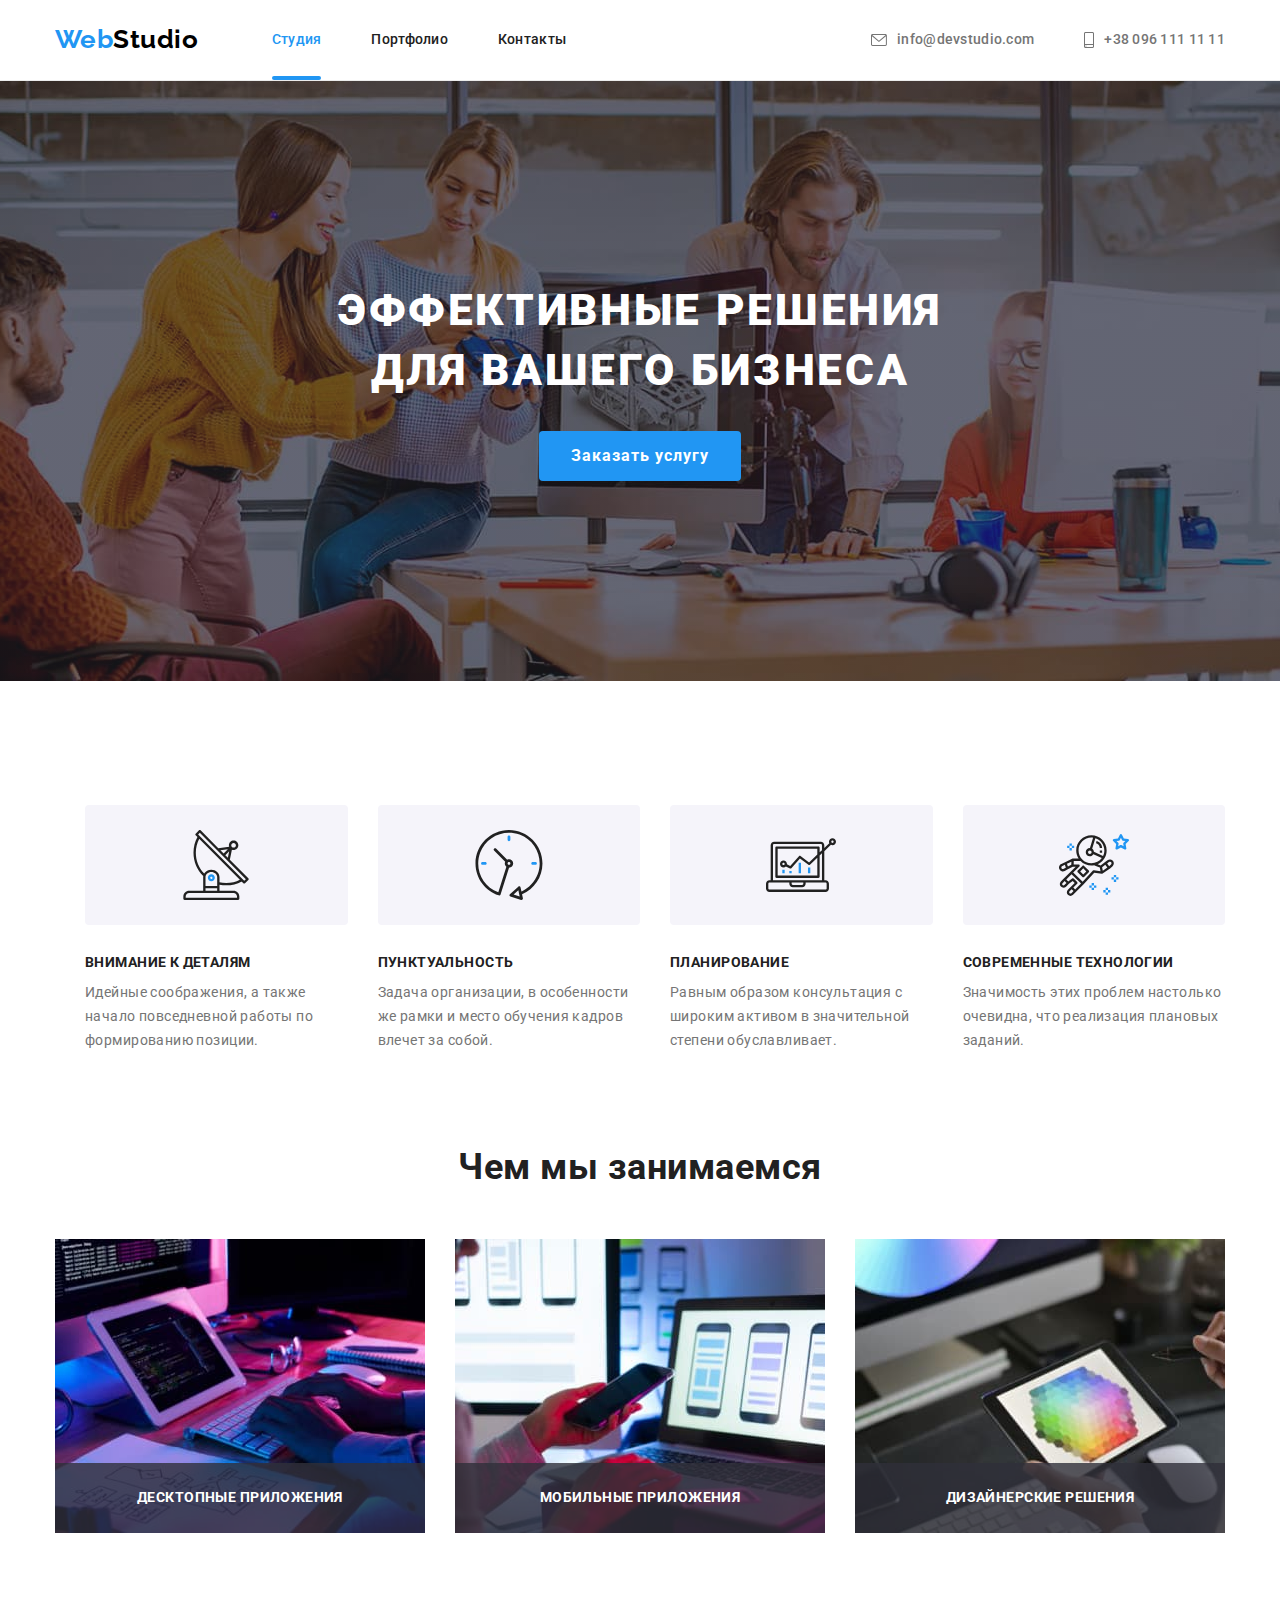
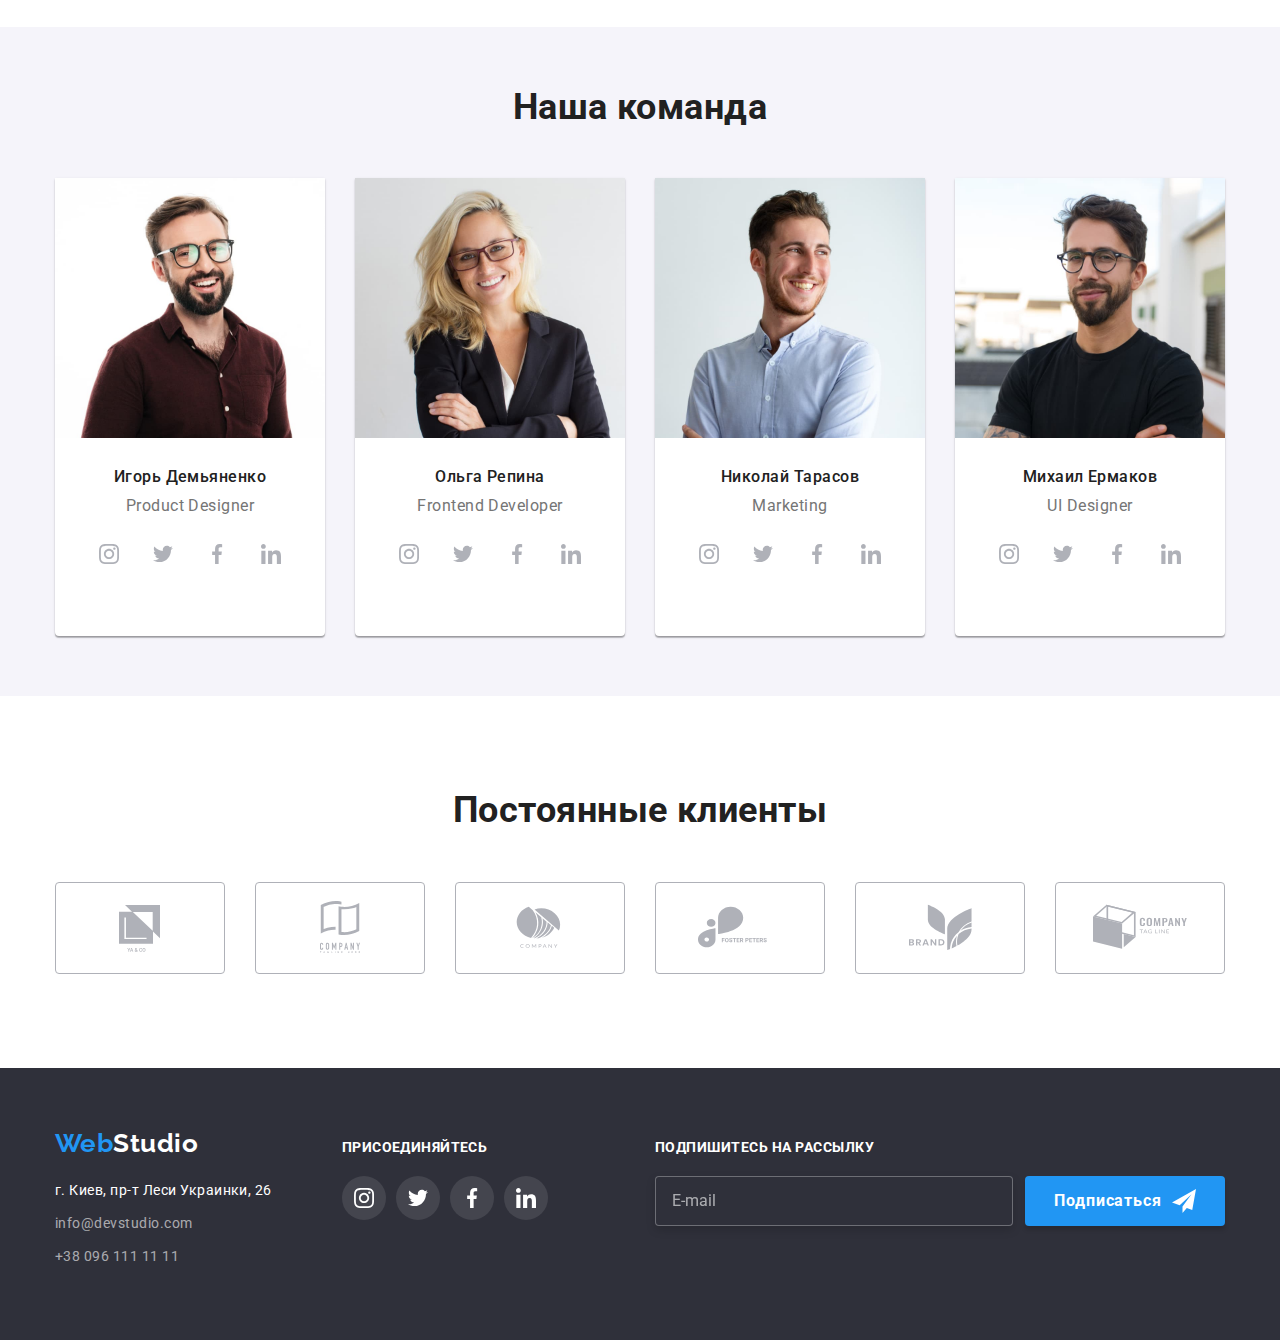
<file: index.html>
<!DOCTYPE html>
<html lang="ru">
<head>
    <meta charset="UTF-8">
    <meta http-equiv="X-UA-Compatible" content="IE=edge">
    <meta name="viewport" content="width=device-width, initial-scale=1.0">
    <title>WebStudio</title>
    <link rel="preconnect" href="https://fonts.googleapis.com">
    <link rel="preconnect" href="https://fonts.gstatic.com" crossorigin>
    <link href="https://fonts.googleapis.com/css2?family=Raleway:wght@700&family=Roboto:wght@400;500;700;900&display=swap"
        rel="stylesheet">
        <link rel="stylesheet" href="https://cdnjs.cloudflare.com/ajax/libs/modern-normalize/1.1.0/modern-normalize.min.css">
    <link rel="stylesheet" href="./css/main.min.css">
</head>
<body>
    <header class="header">
        <div class="header__container nav">
            <a href="#" class="logo">
                <span class="logo__start">Web</span><span class="logo__end">Studio</span>
            </a>
            <button type="button" class="menu-mobile-button" aria-expanded="false" aria-controls="menu-container" data-menu-open>
                <svg class="menu-mobile-svg" aria-label="Открытие мобильного меню">
                    <use class="icon-mobile-open" href="./images/icons.svg#icon-burger"></use>
                </svg>
            </button>
            <div class="menu-container" id="menu-container" data-menu>
                <div class="menu-mobile-container">
                    <button type="button" class="menu-container-button" aria-expanded="false" aria-controls="menu-container" data-menu-close>
                        <svg class="menu-container-svg" aria-label="Закрытие мобильного меню">
                            <use class="icon-mobile-close" href="./images/icons.svg#close-burger"></use>
                        </svg>
                    </button>
                    <nav class="nav">
                        <ul class="nav__list">
                            <li class="nav__item">
                                <a href="#" class="nav__link nav__link--current">Студия</a>
                            </li>
                            <li class="nav__item">
                                <a href="./portfolio.html" class="nav__link">Портфолио</a>
                            </li>
                            <li class="nav__item">
                                <a href="#" class="nav__link">Контакты</a>
                            </li>
                        </ul>
                    </nav>
                    <ul class="contacts">
                        <li class="contacts__item">
                            <a href="mailto:info@devstudio.com" class="contacts__link email-link">
                                <svg class="contacts__icon" width="16" height="12">
                                    <use href="./images/icons.svg#icon-envelope"></use>
                                </svg>
                                info@devstudio.com
                            </a>
                        </li>
                        <li class="contacts__item">
                            <a href="tel:+380961111111" class="contacts__link tell-link">
                                <svg class="contacts__icon" width="10" height="16">
                                    <use href="./images/icons.svg#icon-smartphone"></use>
                                </svg>
                                +38 096 111 11 11
                            </a>
                        </li>
                    </ul>
                    <ul class="social-networks">
                        <li class="social-networks__item">
                            <a href="#" class="social-networks__link">Instagram</a>
                        </li>
                        <li class="social-networks__item">
                            <a href="#" class="social-networks__link">Twitter</a>
                        </li>
                        <li class="social-networks__item">
                            <a href="#" class="social-networks__link">Facebook</a>
                        </li>
                        <li class="social-networks__item">
                            <a href="#" class="social-networks__link">LinkedIn</a>
                        </li>
                    </ul>
                </div>
            </div>
        </div>
    </header>

    <main>
        <section class="hero">
            <h1 class="hero__title">Эффективные решения<br>для вашего бизнеса</h1>
            <button type="button" class="main-button" data-modal-open>Заказать услугу</button>
        </section>
        
            <section class="feature">
                <div class="feature__wrap">
                    <h2 class="feature__title">Преимущества</h2>
                    <ul class="feature__list">
                        <li class="feature__item">
                            <div class="feature__icon">
                                <svg class="feature__svg">
                                    <use href="./images/icons.svg#icon-antenna"></use>
                                </svg>
                            </div>
                            <h3 class="feature__subtitle">Внимание к деталям</h3>
                            <p class="feature__text">Идейные соображения, а также начало повседневной работы по формированию позиции.</p>
                        </li>
                        <li class="feature__item">
                            <div class="feature__icon">
                                <svg class="feature__svg">
                                    <use href="./images/icons.svg#icon-clock"></use>
                                </svg>
                            </div>
                            <h3 class="feature__subtitle">Пунктуальность</h3>
                            <p class="feature__text">Задача организации, в особенности же рамки и место обучения кадров влечет за собой.</p>
                        </li>
                        <li class="feature__item">
                            <div class="feature__icon">
                                <svg class="feature__svg">
                                    <use href="./images/icons.svg#icon-diagram"></use>
                                </svg>
                            </div>
                            <h3 class="feature__subtitle">Планирование</h3>
                            <p class="feature__text">Равным образом консультация с широким активом в значительной степени обуславливает.</p>
                        </li>
                        <li class="feature__item">
                            <div class="feature__icon">
                                <svg class="feature__svg">
                                    <use href="./images/icons.svg#icon-astronaut"></use>
                                </svg>
                            </div>
                            <h3 class="feature__subtitle">Современные технологии</h3>
                            <p class="feature__text">Значимость этих проблем настолько очевидна, что реализация плановых заданий.</p>
                        </li>
                    </ul>
                </div>
            </section>
        
            <section class="works">
                <div class="works__wrap">
                    <h2 class="works__title">Чем мы занимаемся</h2>
                    <ul class="works__list">
                        <li class="works__img">
                            <img srcset="./images/box1.jpg 1x, ./images/desktop/work-section/DesktopApp@2x.jpg 2x" src="./images/box1.jpg" width="370" alt="Работаем с ПК">
                            <p class="works__descrp">Десктопные приложения</p>
                        </li>
                        <li class="works__img">
                            <img srcset="./images/box2.jpg 1x, ./images/desktop/work-section/MobileApp@2x.jpg 2x" src="./images/box2.jpg" width="370" alt="Работаем с смартфона">
                            <p class="works__descrp">Мобильные приложения</p>
                        </li>
                        <li class="works__img">
                            <img srcset="./images/box3.jpg 1x, ./images/desktop/work-section/DesignApp@2x.jpg 2x" src="./images/box3.jpg" width="370" alt="Работаем с графикой">
                            <p class="works__descrp">Дизайнерские решения</p>
                        </li>
                    </ul>
                </div>
            </section>
        
            <section class="team">
                <div class="team__wrap">
                    <h2 class="team__title">Наша команда</h2>
                    <ul class="team-members">
                        <li class="team-members__card">
                            <div class="team-members__picture">
                                <picture>
                                    <source srcset="./images/img.jpg 1x, ./images/desktop/team-section/Designer270@2x.jpg 2x"
                                    media="(min-width: 1200px)">
                                    
                                    <source srcset="./images/tablet/team-section/Designer354.jpg 1x, ./images/tablet/team-section/Designer354@2x.jpg 2x"
                                    media="(min-width: 768px) and (max-width: 1199px)">

                                    <source srcset="./images/mobile/team-section/Designer450.jpg 1x, ./images/mobile/team-section/Designer450@2x.jpg 2x"
                                    media="(max-width: 767px)">

                                    <img src="./images/mobile/team-section/Designer450.jpg" alt="Игорь Демьяненко">
                                </picture>
                            </div>
                            <div class="team-members__content">
                                <h3 class="team-members__name">Игорь Демьяненко</h3>
                                <p class="team-members__position">Product Designer</p>
                                <ul class="social">
                                    <li class="social__list">
                                        <a href="#" class="social__link">
                                            <svg class="social__icon">
                                                <use href="./images/icons.svg#icon-instagram"></use>
                                            </svg>
                                        </a>
                                    </li>
                                    <li class="social__list">
                                        <a href="#" class="social__link">
                                            <svg class="social__icon">
                                                <use href="./images/icons.svg#icon-twitter"></use>
                                            </svg>
                                        </a>
                                    </li>
                                    <li class="social__list">
                                        <a href="#" class="social__link">
                                            <svg class="social__icon">
                                                <use href="./images/icons.svg#icon-facebook"></use>
                                            </svg>
                                        </a>
                                    </li>
                                    <li class="social__list">
                                        <a href="#" class="social__link">
                                            <svg class="social__icon">
                                                <use href="./images/icons.svg#icon-linkedin"></use>
                                            </svg>
                                        </a>
                                    </li>
                                </ul>
                            </div>
                        </li>
                        <li class="team-members__card">
                            <div class="team-members__picture">
                                <picture>
                                    <source srcset="./images/img2.jpg 1x, ./images/desktop/team-section/Developer270@2x.jpg 2x"
                                        media="(min-width: 1200px)">
                            
                                    <source
                                        srcset="./images/tablet/team-section/Developer354.jpg 1x, ./images/tablet/team-section/Developer354@2x.jpg 2x"
                                        media="(min-width: 768px) and (max-width: 1199px)">
                            
                                    <source
                                        srcset="./images/mobile/team-section/Developer450.jpg 1x, ./images/mobile/team-section/Developer450@2x.jpg 2x"
                                        media="(max-width: 767px)">
                            
                                    <img src="./images/mobile/team-section/Developer450.jpg" alt="Ольга Репина">
                                </picture>
                            </div>
                            <div class="team-members__content">
                                <h3 class="team-members__name">Ольга Репина</h3>
                                <p class="team-members__position">Frontend Developer</p>
                                <ul class="social">
                                    <li class="social__list">
                                        <a href="#" class="social__link">
                                            <svg class="social__icon">
                                                <use href="./images/icons.svg#icon-instagram"></use>
                                            </svg>
                                        </a>
                                    </li>
                                    <li class="social__list">
                                        <a href="#" class="social__link">
                                            <svg class="social__icon">
                                                <use href="./images/icons.svg#icon-twitter"></use>
                                            </svg>
                                        </a>
                                    </li>
                                    <li class="social__list">
                                        <a href="#" class="social__link">
                                            <svg class="social__icon">
                                                <use href="./images/icons.svg#icon-facebook"></use>
                                            </svg>
                                        </a>
                                    </li>
                                    <li class="social__list">
                                        <a href="#" class="social__link">
                                            <svg class="social__icon">
                                                <use href="./images/icons.svg#icon-linkedin"></use>
                                            </svg>
                                        </a>
                                    </li>
                                </ul>
                            </div>
                        </li>
                        <li class="team-members__card">
                            <div class="team-members__picture">
                                <picture>
                                    <source srcset="./images/img3.jpg 1x, ./images/desktop/team-section/Marketing270@2x.jpg 2x"
                                        media="(min-width: 1200px)">
                            
                                    <source
                                        srcset="./images/tablet/team-section/Marketing354.jpg 1x, ./images/tablet/team-section/Marketing354@2x.jpg 2x"
                                        media="(min-width: 768px) and (max-width: 1199px)">
                            
                                    <source
                                        srcset="./images/mobile/team-section/Marketing450.jpg 1x, ./images/mobile/team-section/Marketing450@2x.jpg 2x"
                                        media="(max-width: 767px)">
                            
                                    <img src="./images/mobile/team-section/Marketing450.jpg" alt="Николай Тарасов">
                                </picture>
                            </div>
                            <div class="team-members__content">
                                <h3 class="team-members__name">Николай Тарасов</h3>
                                <p class="team-members__position">Marketing</p>
                                <ul class="social">
                                    <li class="social__list">
                                        <a href="#" class="social__link"> 
                                            <svg class="social__icon">
                                                <use href="./images/icons.svg#icon-instagram"></use>
                                            </svg>
                                        </a>
                                    </li>
                                    <li class="social__list">
                                        <a href="#" class="social__link">
                                            <svg class="social__icon">
                                                <use href="./images/icons.svg#icon-twitter"></use>
                                            </svg>
                                        </a>
                                    </li>
                                    <li class="social__list">
                                        <a href="#" class="social__link">
                                            <svg class="social__icon">
                                                <use href="./images/icons.svg#icon-facebook"></use>
                                            </svg>
                                        </a>
                                    </li>
                                    <li class="social__list">
                                        <a href="#" class="social__link">
                                            <svg class="social__icon">
                                                <use href="./images/icons.svg#icon-linkedin"></use>
                                            </svg>
                                        </a>
                                    </li>
                                </ul>
                            </div>
                        </li>
                        <li class="team-members__card">
                            <div class="team-members__picture">
                                <picture>
                                    <source srcset="./images/img4.jpg 1x, ./images/desktop/team-section/UIDesigner270@2x.jpg 2x"
                                        media="(min-width: 1200px)">
                            
                                    <source
                                        srcset="./images/tablet/team-section/UIDesigner354.jpg 1x, ./images/tablet/team-section/UIDesigner354@2x.jpg 2x"
                                        media="(min-width: 768px) and (max-width: 1199px)">
                            
                                    <source
                                        srcset="./images/mobile/team-section/UIDesigner450.jpg 1x, ./images/mobile/team-section/UIDesigner450@2x.jpg 2x"
                                        media="(max-width: 767px)">
                            
                                    <img src="./images/mobile/team-section/UIDesigner450.jpg" alt="Михаил Ермаков">
                                </picture>
                            </div>
                            <div class="team-members__content">
                                <h3 class="team-members__name">Михаил Ермаков</h3>
                                <p class="team-members__position">UI Designer</p>
                                <ul class="social">
                                    <li class="social__list">
                                        <a href="#" class="social__link">
                                            <svg class="social__icon">
                                                <use href="./images/icons.svg#icon-instagram"></use>
                                            </svg>
                                        </a>
                                    </li>
                                    <li class="social__list">
                                        <a href="#" class="social__link">
                                            <svg class="social__icon">
                                                <use href="./images/icons.svg#icon-twitter"></use>
                                            </svg>
                                        </a>
                                    </li>
                                    <li class="social__list">
                                        <a href="#" class="social__link">
                                            <svg class="social__icon">
                                                <use href="./images/icons.svg#icon-facebook"></use>
                                            </svg>
                                        </a>
                                    </li>
                                    <li class="social__list">
                                        <a href="#" class="social__link">
                                            <svg class="social__icon">
                                                <use href="./images/icons.svg#icon-linkedin"></use>
                                            </svg>
                                        </a>
                                    </li>
                                </ul>
                            </div>
                        </li>
                    </ul>
                </div>
            </section>

            <section class="clients">
                <div class="clients__wrap">
                    <h2 class="clients__title">Постоянные клиенты</h2>
                    <ul class="companies">
                        <li class="companies__card">
                            <a href="#" class="companies__link">
                                <svg class="companies__logo">
                                    <use href="./images/icons.svg#icon-logo1"></use>
                                </svg>
                            </a>
                        </li>
                        <li class="companies__card">
                            <a href="#" class="companies__link">
                                <svg class="companies__logo">
                                    <use href="./images/icons.svg#icon-logo2"></use>
                                </svg>
                            </a>
                        </li>
                        <li class="companies__card">
                            <a href="#" class="companies__link">
                                <svg class="companies__logo">
                                    <use href="./images/icons.svg#icon-logo3"></use>
                                </svg>
                            </a>
                        </li>
                        <li class="companies__card">
                            <a href="#" class="companies__link">
                                <svg class="companies__logo">
                                    <use href="./images/icons.svg#icon-logo4"></use>
                                </svg>
                            </a>
                        </li>
                        <li class="companies__card">
                            <a href="#" class="companies__link">
                                <svg class="companies__logo">
                                    <use href="./images/icons.svg#icon-logo5"></use>
                                </svg>
                            </a>
                        </li>
                        <li class="companies__card">
                            <a href="#" class="companies__link">
                                <svg class="companies__logo">
                                    <use href="./images/icons.svg#icon-logo6"></use>
                                </svg>
                            </a>
                        </li>
                    </ul>
                </div>
            </section>
    </main>
    
    <footer class="footer">
        <div class="footer__wrap">

            <div class="double-container">
                <div class="address">
                    <a href="#" class="logo-footer">
                        <span class="logo-footer__start">Web</span><span class="logo-footer__end">Studio</span>
                    </a>
                    <address>
                        <ul class="address__list">
                            <li class="address__item">
                                <a href="#" class="address__place">г. Киев, пр-т Леси Украинки, 26</a>
                            </li>
                            <li class="address__item">
                                <a href="mailto:info@devstudio.com " class="address__link">info@devstudio.com</a>
                            </li>
                            <li class="address__item">
                                <a href="tel:+380961111111" class="address__link">+38 096 111 11 11</a>
                            </li>
                        </ul>
                    </address>
                </div>

                <div class="join">
                    <p class="join__title">Присоединяйтесь</p>
                    <ul class="icon-list">
                        <li class="icon-list__item">
                            <a href="#" class="icon-list__link">
                                <svg class="icon-list__logo">
                                    <use href="./images/icons.svg#icon-instagram"></use>
                                </svg>
                            </a>
                        </li>
                        <li class="icon-list__item">
                            <a href="#" class="icon-list__link">
                                <svg class="icon-list__logo">
                                    <use href="./images/icons.svg#icon-twitter"></use>
                                </svg>
                            </a>
                        </li>
                        <li class="icon-list__item">
                            <a href="#" class="icon-list__link">
                                <svg class="icon-list__logo">
                                    <use href="./images/icons.svg#icon-facebook"></use>
                                </svg>
                            </a>
                        </li>
                        <li class="icon-list__item">
                            <a href="#" class="icon-list__link">
                                <svg class="icon-list__logo">
                                    <use href="./images/icons.svg#icon-linkedin"></use>
                                </svg>
                            </a>
                        </li>
                    </ul>
                </div>
            </div>
                
            <div class="subscribe">
                <p class="subscribe__title">Подпишитесь на рассылку</p>
                <form class="subscribe__form">
                    <label for="subscribe-email"></label>
                    <input class="subscribe__input" type="email" id="subscribe-email" name="subscribe-email" placeholder="E-mail">
                    <button class="subscribe__button" type="submit">
                        Подписаться
                        <svg class="subscribe__icon"> 
                            <use href="./images/icons.svg#icon-telegram"></use>
                        </svg>
                    </button>
                </form>
            </div>
        </div>
    </footer>

    <!-- Modal window -->

    <div class="backdrop is-hidden" data-modal>
        <div class="modal">
            <button type="button" class="modal-button-close" data-modal-close>
                <svg class="modal-button-close__icon">
                    <use href="./images/icons.svg#icon-close"></use>
                </svg>
            </button>
            
                <form class="modal-form" name="modal-form" autocomplete="on">
                    <p class="modal-form__title">Оставьте свои данные, мы вам перезвоним</p>
                <div class="modal-form__field">
                    <label class="modal-form__label" for="name-user">Имя</label>
                        <div class="modal-form__inner">
                            <input class="modal-form__input" id="name-user" type="text" name="name-user" required>
                            <svg class="modal-form__icon" aria-hidden="true">
                                <use href="./images/icons.svg#person-modal"></use>
                            </svg>
                        </div>
                    
                    <label class="modal-form__label" for="user-phone">Телефон</label>
                        <div class="modal-form__inner">
                            <input class="modal-form__input" id="user-phone" type="tel" name="user-phone" required>
                            <svg class="modal-form__icon" aria-hidden="true">
                                <use href="./images/icons.svg#phone-modal"></use>
                            </svg>
                        </div>
                
                    <label class="modal-form__label" for="user-email">Почта</label>
                        <div class="modal-form__inner">
                            <input class="modal-form__input" id="user-email" type="email" name="user-email" required>
                            <svg class="modal-form__icon" aria-hidden="true">
                                <use href="./images/icons.svg#email-modal"></use>
                            </svg>
                        </div>
                        
                        <label class="modal-form__label" for="user-comment">Комментарий</label>
                        <textarea class="modal-form__textarea" name="user-comment" id="user-comment" rows="3" placeholder="Введите текст"></textarea>
                </div>
                        <label class="checkbox" for="accept-terms">
                            <input class="checkbox__input checkbox__input--visually-hidden" type="checkbox" name="accept-terms" id="accept-terms" required>
                            Соглашаюсь с рассылкой и принимаю&nbsp;
                            <a href="#" class="checkbox__link">Условия договора</a>
                            <svg class="checkbox__check-icon">
                                <use href="./images/icons.svg#vector-check"></use>
                            </svg>
                            <svg class="checkbox__active-icon">
                                <use href="./images/icons.svg#icon-check"></use>
                            </svg>
                        </label>
                        <button class="modal-button-send" type="submit">Отправить</button>
                </form>
            </div>
        </div>
    </div>

    <script src="./js/menu-mobile.js"></script>
    <script src="./js/modal.js"></script>

</body>
</html>
</file>
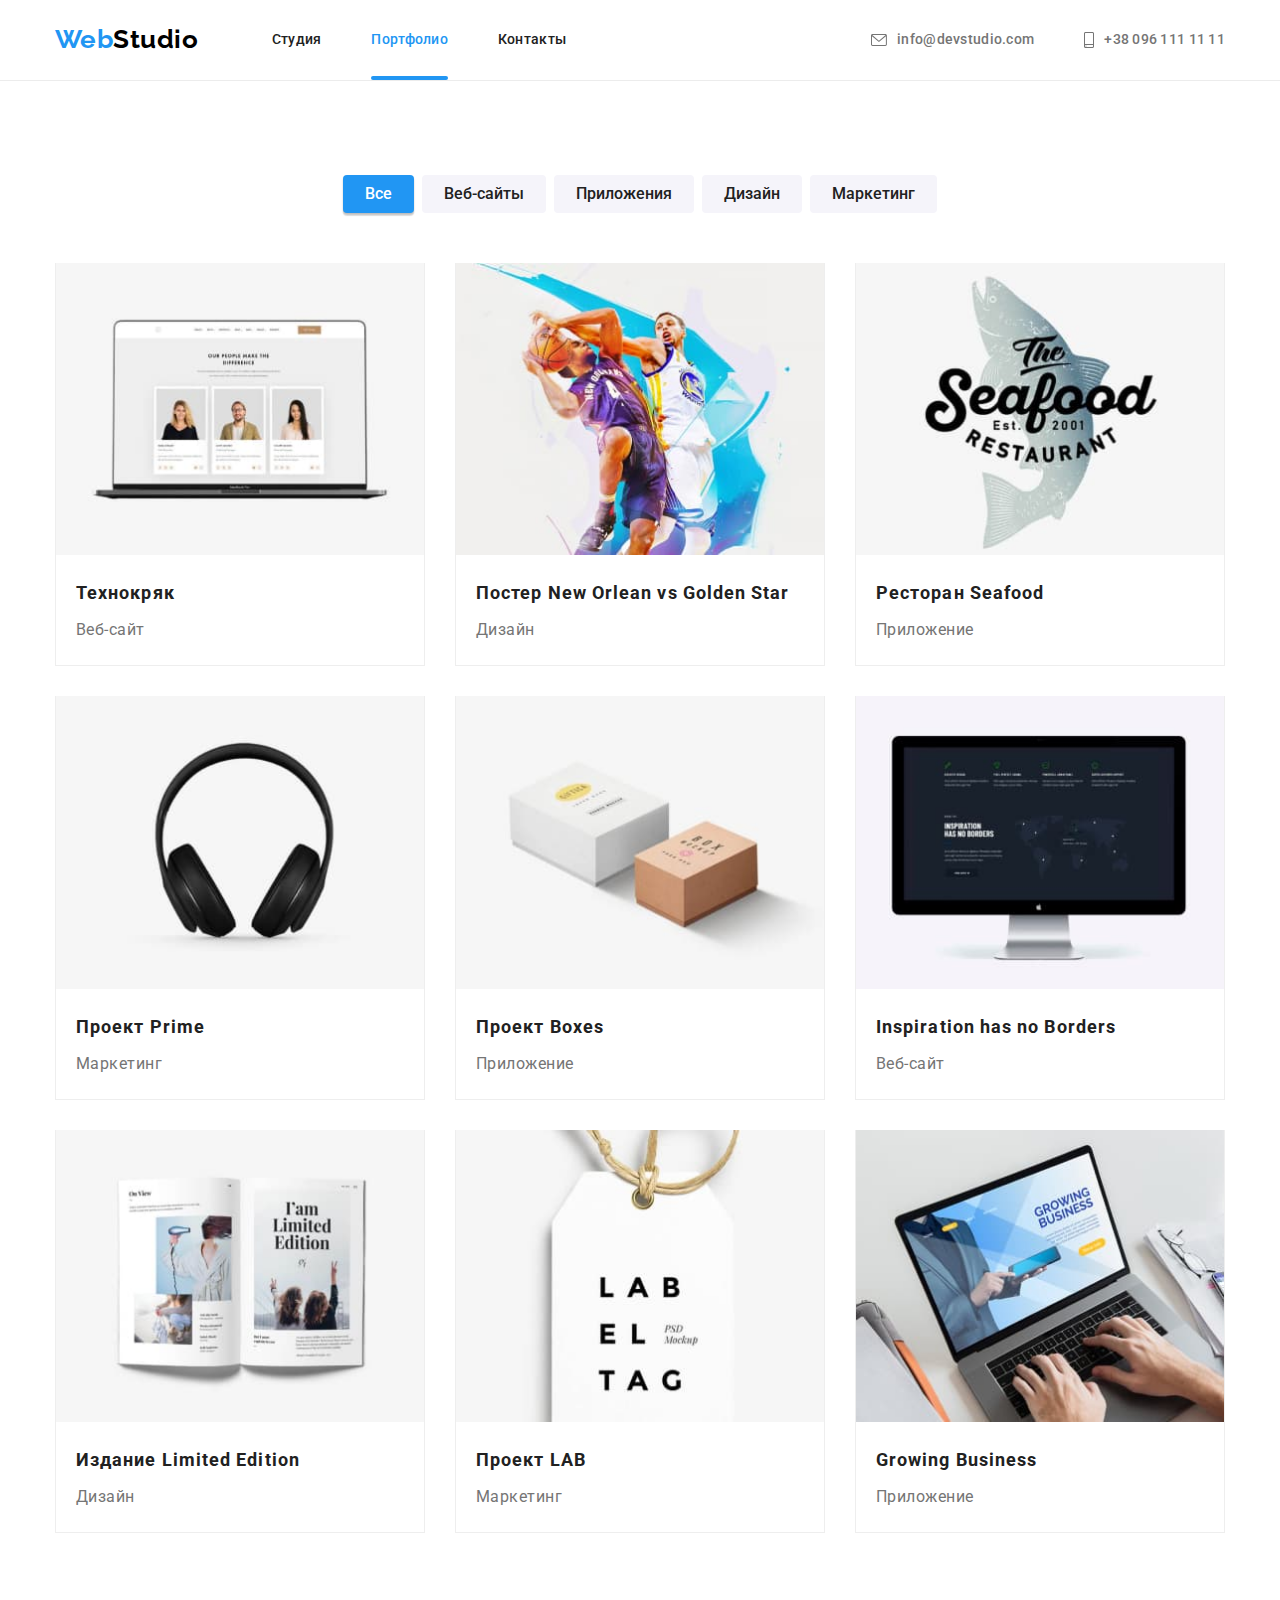
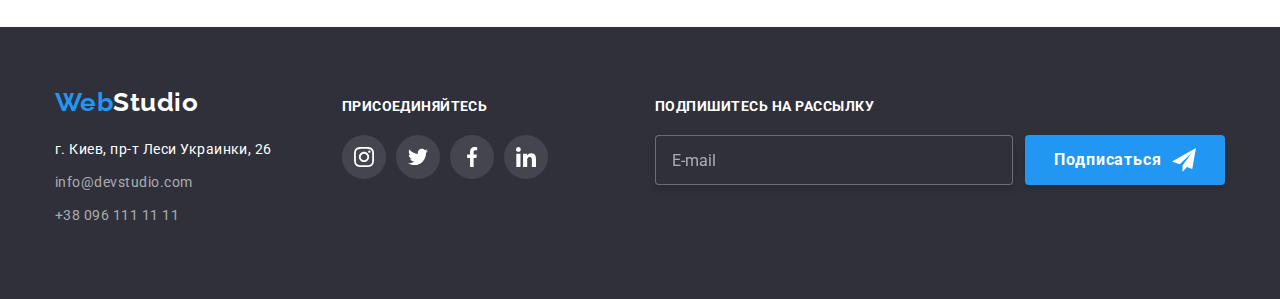
<file: portfolio.html>
<!DOCTYPE html>
<html lang="ru">
<head>
    <meta charset="UTF-8">
    <meta http-equiv="X-UA-Compatible" content="IE=edge">
    <meta name="viewport" content="width=device-width, initial-scale=1.0">
    <title>Portfolio</title>
    <link rel="preconnect" href="https://fonts.googleapis.com">
    <link rel="preconnect" href="https://fonts.gstatic.com" crossorigin>
    <link href="https://fonts.googleapis.com/css2?family=Raleway:wght@700&family=Roboto:wght@400;500;700;900&display=swap"
        rel="stylesheet">
        <link rel="stylesheet" href="https://cdnjs.cloudflare.com/ajax/libs/modern-normalize/1.1.0/modern-normalize.min.css">
    <link rel="stylesheet" href="./css/main.min.css">
</head>
<body>
    <header class="header">
        <div class="header__container nav">
            <a href="#" class="logo">
                <span class="logo__start">Web</span><span class="logo__end">Studio</span>
            </a>
            <button type="button" class="menu-mobile-button" aria-expanded="false" aria-controls="menu-container"
                data-menu-open>
                <svg class="menu-mobile-svg" aria-label="Открытие мобильного меню">
                    <use class="icon-mobile-open" href="./images/icons.svg#icon-burger"></use>
                </svg>
            </button>
            <div class="menu-container" id="menu-container" data-menu>
                <div class="menu-mobile-container">
                    <button type="button" class="menu-container-button" aria-expanded="false" aria-controls="menu-container"
                        data-menu-close>
                        <svg class="menu-container-svg" aria-label="Закрытие мобильного меню">
                            <use class="icon-mobile-close" href="./images/icons.svg#close-burger"></use>
                        </svg>
                    </button>
                    <nav class="nav">
                        <ul class="nav__list">
                            <li class="nav__item">
                                <a href="./index.html" class="nav__link nav__link">Студия</a>
                            </li>
                            <li class="nav__item">
                                <a href="#" class="nav__link nav__link--current">Портфолио</a>
                            </li>
                            <li class="nav__item">
                                <a href="#" class="nav__link">Контакты</a>
                            </li>
                        </ul>
                    </nav>
                    <ul class="contacts">
                        <li class="contacts__item">
                            <a href="mailto:info@devstudio.com" class="contacts__link email-link">
                                <svg class="contacts__icon" width="16" height="12">
                                    <use href="./images/icons.svg#icon-envelope"></use>
                                </svg>
                                info@devstudio.com
                            </a>
                        </li>
                        <li class="contacts__item">
                            <a href="tel:+380961111111" class="contacts__link tell-link">
                                <svg class="contacts__icon" width="10" height="16">
                                    <use href="./images/icons.svg#icon-smartphone"></use>
                                </svg>
                                +38 096 111 11 11
                            </a>
                        </li>
                    </ul>
                    <ul class="social-networks">
                        <li class="social-networks__item">
                            <a href="#" class="social-networks__link">Instagram</a>
                        </li>
                        <li class="social-networks__item">
                            <a href="#" class="social-networks__link">Twitter</a>
                        </li>
                        <li class="social-networks__item">
                            <a href="#" class="social-networks__link">Facebook</a>
                        </li>
                        <li class="social-networks__item">
                            <a href="#" class="social-networks__link">LinkedIn</a>
                        </li>
                    </ul>
                </div>
            </div>
        </div>
    </header>

    <main>
            <section class="portfolio">
                <div class="portfolio__wrap">
                    <h1 class="portfolio__title">Навигация</h1>
                    <ul class="portfolio-buttons">
                        <li class="portfolio-buttons__item">
                            <button type="button" class="portfolio-buttons__link portfolio-buttons__link--current">Все</button>
                        </li>
                        <li class="portfolio-buttons__item">
                            <button type="button" class="portfolio-buttons__link">Веб-сайты</button>
                        </li>
                        <li class="portfolio-buttons__item">
                            <button type="button" class="portfolio-buttons__link">Приложения</button>
                        </li>
                        <li class="portfolio-buttons__item">
                            <button type="button" class="portfolio-buttons__link">Дизайн</button>
                        </li>
                        <li class="portfolio-buttons__item">
                            <button type="button" class="portfolio-buttons__link">Маркетинг</button>
                        </li>
                    </ul>
                    
                    <ul class="portfolio-gallery">
                        <li class="portfolio-gallery__item">
                            <a href="#" class="portfolio-gallery__link">
                                <div class="portfolio-gallery__thumb">
                                    <picture>
                                        <source srcset="./images/project1.jpg 1x, ./images/desktop/portf-gallery/Технокряк370@2x.jpg 2x"
                                            media="(min-width: 1200px)">
                                        
                                        <source srcset="./images/tablet/portf-gallery/Технокряк354.jpg 1x, ./images/tablet/portf-gallery/Технокряк354@2x.jpg 2x"
                                            media="(min-width: 768px) and (max-width: 1199px)">

                                        <source srcset="./images/mobile/portf-gallery/Технокряк450.jpg 1x, ./images/mobile/portf-gallery/Технокряк450@2x.jpg 2x"
                                            media="(max-width: 767px)">

                                        <img src="./images/mobile/portf-gallery/Технокряк450.jpg" alt="Технокряк">
                                    </picture>
                                    <div class="portfolio-gallery__overlay">
                                        <p class="portfolio-gallery__text">Ресурс предлагает комплексные предложения с разным уровнем функционала и сервисов. Все это<br>позволит посетителю получить исчерпывающие сведения<br>о компании или частном лице.</p>
                                    </div>
                                    
                                </div>
                                <div class="portfolio-gallery__card">
                                    <h2 class="portfolio-gallery__title">Технокряк</h2>
                                    <p class="portfolio-gallery__type">Веб-сайт</p>
                                </div>
                            </a>
                            
                        </li>
                        <li class="portfolio-gallery__item">
                            <a href="#" class="portfolio-gallery__link">
                                <div class="portfolio-gallery__thumb">
                                    <picture>
                                        <source srcset="./images/project2.jpg 1x, ./images/desktop/portf-gallery/Постер370@2x.jpg 2x"
                                            media="(min-width: 1200px)">
                                        
                                        <source srcset="./images/tablet/portf-gallery/Постер354.jpg 1x, ./images/tablet/portf-gallery/Постер354@2x.jpg 2x"
                                            media="(min-width: 768px) and (max-width: 1199px)">
                                        
                                        <source srcset="./images/mobile/portf-gallery/Постер450.jpg 1x, ./images/mobile/portf-gallery/Постер450@2x.jpg 2x"
                                            media="(max-width: 767px)">

                                        <img src="./images/mobile/portf-gallery/Постер450.jpg" alt="Постер New Orlean vs Golden Star">
                                    </picture>
                                    <div class="portfolio-gallery__overlay">
                                        <p class="portfolio-gallery__text">Ресурс предлагает комплексные предложения с разным уровнем функционала и сервисов. Все это<br>позволит посетителю получить исчерпывающие сведения<br>о компании или частном лице.</p>
                                    </div>
                                </div>
                                
                                <div class="portfolio-gallery__card">
                                    <h2 class="portfolio-gallery__title">Постер New Orlean vs Golden Star</h2>
                                    <p class="portfolio-gallery__type">Дизайн</p>
                                </div>
                            </a>
                            
                        </li>
                        <li class="portfolio-gallery__item">
                            <a href="#" class="portfolio-gallery__link">
                                <div class="portfolio-gallery__thumb">
                                    <picture>
                                        <source srcset="./images/project3.jpg 1x, ./images/desktop/portf-gallery/Ресторан370@2x.jpg 2x"
                                            media="(min-width: 1200px)">
                                        
                                        <source srcset="./images/tablet/portf-gallery/Ресторан354.jpg 1x, ./images/tablet/portf-gallery/Ресторан354@2x.jpg 2x"
                                            media="(min-width: 768px) and (max-width: 1199px)">
                                        
                                        <source srcset="./images/mobile/portf-gallery/Ресторан450.jpg 1x, ./images/mobile/portf-gallery/Ресторан450@2x.jpg 2x"
                                            media="(max-width: 767px)">

                                        <img src="./images/mobile/portf-gallery/Ресторан450.jpg" alt="Ресторан Seafood">
                                    </picture>
                                    <div class="portfolio-gallery__overlay">
                                        <p class="portfolio-gallery__text">Ресурс предлагает комплексные предложения с разным уровнем функционала и сервисов. Все это<br>позволит посетителю получить исчерпывающие сведения<br>о компании или частном лице.</p>
                                    </div>
                                </div>
                                
                                <div class="portfolio-gallery__card">
                                    <h2 class="portfolio-gallery__title">Ресторан Seafood</h2>
                                    <p class="portfolio-gallery__type">Приложение</p>
                                </div>
                            </a>
                            
                        </li>
                        <li class="portfolio-gallery__item">
                            <a href="#" class="portfolio-gallery__link">
                                <div class="portfolio-gallery__thumb">
                                    <picture>
                                        <source srcset="./images/project4.jpg 1x, ./images/desktop/portf-gallery/Прайм370@2x.jpg 2x"
                                            media="(min-width: 1200px)">
                                        
                                        <source srcset="./images/tablet/portf-gallery/Прайм354.jpg 1x, ./images/tablet/portf-gallery/Прайм354@2x.jpg 2x"
                                            media="(min-width: 768px) and (max-width: 1199px)">
                                        
                                        <source srcset="./images/mobile/portf-gallery/Прайм450.jpg 1x, ./images/mobile/portf-gallery/Прайм450@2x.jpg 2x"
                                            media="(max-width: 767px)">

                                        <img src="./images/mobile/portf-gallery/Прайм450.jpg" alt="Проект Prime">
                                    </picture>
                                    <div class="portfolio-gallery__overlay">
                                        <p class="portfolio-gallery__text">Ресурс предлагает комплексные предложения с разным уровнем функционала и сервисов. Все это<br>позволит посетителю получить исчерпывающие сведения<br>о компании или частном лице.</p>
                                    </div>
                                </div>
                                
                                <div class="portfolio-gallery__card">
                                    <h2 class="portfolio-gallery__title">Проект Prime</h2>
                                    <p class="portfolio-gallery__type">Маркетинг</p>
                                </div>
                            </a>
                            
                        </li>
                        <li class="portfolio-gallery__item">
                            <a href="#" class="portfolio-gallery__link">
                                <div class="portfolio-gallery__thumb">
                                    <picture>
                                        <source srcset="./images/project5.jpg 1x, ./images/desktop/portf-gallery/Boxes370@2x.jpg 2x"
                                            media="(min-width: 1200px)">
                                        
                                        <source srcset="./images/tablet/portf-gallery/Boxes354.jpg 1x, ./images/tablet/portf-gallery/Boxes354@2x.jpg 2x"
                                            media="(min-width: 768px) and (max-width: 1199px)">
                                        
                                        <source srcset="./images/mobile/portf-gallery/Boxes450.jpg 1x, ./images/mobile/portf-gallery/Boxes450@2x.jpg 2x"
                                            media="(max-width: 767px)">

                                        <img src="./images/mobile/portf-gallery/Boxes450.jpg" alt="Проект Boxes">
                                    </picture>
                                    <div class="portfolio-gallery__overlay">
                                        <p class="portfolio-gallery__text">Ресурс предлагает комплексные предложения с разным уровнем функционала и сервисов. Все это<br>позволит посетителю получить исчерпывающие сведения<br>о компании или частном лице.</p>
                                    </div>
                                </div>
                                
                                <div class="portfolio-gallery__card">
                                    <h2 class="portfolio-gallery__title">Проект Boxes</h2>
                                    <p class="portfolio-gallery__type">Приложение</p>
                                </div>
                            </a>
                            
                        </li>
                        <li class="portfolio-gallery__item">
                            <a href="#" class="portfolio-gallery__link">
                                <div class="portfolio-gallery__thumb">
                                    <picture>
                                        <source srcset="./images/project6.jpg 1x, ./images/desktop/portf-gallery/Inspiration370@2x.jpg 2x"
                                            media="(min-width: 1200px)">
                                        
                                        <source srcset="./images/tablet/portf-gallery/Inspiration354.jpg 1x, ./images/tablet/portf-gallery/Inspiration354@2x.jpg 2x"
                                            media="(min-width: 768px) and (max-width: 1199px)">
                                        
                                        <source srcset="./images/mobile/portf-gallery/Inspiration450.jpg 1x, ./images/mobile/portf-gallery/Inspiration450@2x.jpg 2x"
                                            media="(max-width: 767px)">

                                        <img src="./images/mobile/portf-gallery/Inspiration450.jpg" alt="Inspiration has no Borders">
                                    </picture>
                                    <div class="portfolio-gallery__overlay">
                                        <p class="portfolio-gallery__text">Ресурс предлагает комплексные предложения с разным уровнем функционала и сервисов. Все это<br>позволит посетителю получить исчерпывающие сведения<br>о компании или частном лице.</p>
                                    </div>
                                </div>
                                
                                <div class="portfolio-gallery__card">
                                    <h2 class="portfolio-gallery__title">Inspiration has no Borders</h2>
                                    <p class="portfolio-gallery__type">Веб-сайт</p>
                                </div>
                            </a>
                            
                        </li>
                        <li class="portfolio-gallery__item">
                            <a href="#" class="portfolio-gallery__link">
                                <div class="portfolio-gallery__thumb">
                                    <picture>
                                        <source srcset="./images/project7.jpg 1x, ./images/desktop/portf-gallery/Издание370@2x.jpg 2x"
                                            media="(min-width: 1200px)">
                                        
                                        <source srcset="./images/tablet/portf-gallery/Издание354.jpg 1x, ./images/tablet/portf-gallery/Издание354@2x.jpg 2x"
                                            media="(min-width: 768px) and (max-width: 1199px)">
                                        
                                        <source srcset="./images/mobile/portf-gallery/Издание450.jpg 1x, ./images/mobile/portf-gallery/Издание450@2x.jpg 2x"
                                            media="(max-width: 767px)">

                                        <img src="./images/mobile/portf-gallery/Издание450.jpg" alt="Издание Limited Edition">
                                    </picture>
                                    <div class="portfolio-gallery__overlay">
                                        <p class="portfolio-gallery__text">Ресурс предлагает комплексные предложения с разным уровнем функционала и сервисов. Все это<br>позволит посетителю получить исчерпывающие сведения<br>о компании или частном лице.</p>
                                    </div>
                                </div>
                                
                                <div class="portfolio-gallery__card">
                                    <h2 class="portfolio-gallery__title">Издание Limited Edition</h2>
                                    <p class="portfolio-gallery__type">Дизайн</p>
                                </div>
                            </a>
                            
                        </li>
                        <li class="portfolio-gallery__item">
                            <a href="#" class="portfolio-gallery__link">
                                <div class="portfolio-gallery__thumb">
                                    <picture>
                                        <source srcset="./images/project8.jpg 1x, ./images/desktop/portf-gallery/Lab370@2x.jpg 2x"
                                            media="(min-width: 1200px)">
                                        
                                        <source srcset="./images/tablet/portf-gallery/Lab354.jpg 1x, ./images/tablet/portf-gallery/Lab354@2x.jpg 2x"
                                            media="(min-width: 768px) and (max-width: 1199px)">
                                        
                                        <source srcset="./images/mobile/portf-gallery/Lab450.jpg 1x, ./images/mobile/portf-gallery/Lab450@2x.jpg 2x"
                                            media="(max-width: 767px)">

                                        <img src="./images/mobile/portf-gallery/Lab450.jpg" alt="Проект LAB">
                                    </picture>
                                    <div class="portfolio-gallery__overlay">
                                        <p class="portfolio-gallery__text">Ресурс предлагает комплексные предложения с разным уровнем функционала и сервисов. Все это<br>позволит посетителю получить исчерпывающие сведения<br>о компании или частном лице.</p>
                                    </div>
                                </div>
                                
                                <div class="portfolio-gallery__card">
                                    <h2 class="portfolio-gallery__title">Проект LAB</h2>
                                    <p class="portfolio-gallery__type">Маркетинг</p>
                                </div>
                            </a>
                            
                        </li>
                        <li class="portfolio-gallery__item">
                            <a href="#" class="portfolio-gallery__link">
                                <div class="portfolio-gallery__thumb">
                                    <picture>
                                        <source srcset="./images/project9.jpg 1x, ./images/desktop/portf-gallery/Growing370@2x.jpg 2x"
                                            media="(min-width: 1200px)">
                                        
                                        <source srcset="./images/tablet/portf-gallery/Growing354.jpg 1x, ./images/tablet/portf-gallery/Growing354@2x.jpg 2x"
                                            media="(min-width: 768px) and (max-width: 1199px)">
                                        
                                        <source srcset="./images/mobile/portf-gallery/Growing450.jpg 1x, ./images/mobile/portf-gallery/Growing450@2x.jpg 2x"
                                            media="(max-width: 767px)">

                                        <img src="./images/mobile/portf-gallery/Growing450.jpg" alt="Growing Business">
                                    </picture>
                                    <div class="portfolio-gallery__overlay">
                                        <p class="portfolio-gallery__text">Ресурс предлагает комплексные предложения с разным уровнем функционала и сервисов. Все это<br>позволит посетителю получить исчерпывающие сведения<br>о компании или частном лице.</p>
                                    </div>
                                </div>
                                
                                <div class="portfolio-gallery__card">
                                    <h2 class="portfolio-gallery__title">Growing Business</h2>
                                    <p class="portfolio-gallery__type">Приложение</p>
                                </div>
                            </a>
                            
                        </li>
                    </ul>
                </div>
            </section>
    </main>

    <footer class="footer">
        <div class="footer__wrap">
    
            <div class="double-container">
                <div class="address">
                    <a href="#" class="logo-footer">
                        <span class="logo-footer__start">Web</span><span class="logo-footer__end">Studio</span>
                    </a>
                    <address>
                        <ul class="address__list">
                            <li class="address__item">
                                <a href="#" class="address__place">г. Киев, пр-т Леси Украинки, 26</a>
                            </li>
                            <li class="address__item">
                                <a href="mailto:info@devstudio.com " class="address__link">info@devstudio.com</a>
                            </li>
                            <li class="address__item">
                                <a href="tel:+380961111111" class="address__link">+38 096 111 11 11</a>
                            </li>
                        </ul>
                    </address>
                </div>
    
                <div class="join">
                    <p class="join__title">Присоединяйтесь</p>
                    <ul class="icon-list">
                        <li class="icon-list__item">
                            <a href="#" class="icon-list__link">
                                <svg class="icon-list__logo">
                                    <use href="./images/icons.svg#icon-instagram"></use>
                                </svg>
                            </a>
                        </li>
                        <li class="icon-list__item">
                            <a href="#" class="icon-list__link">
                                <svg class="icon-list__logo">
                                    <use href="./images/icons.svg#icon-twitter"></use>
                                </svg>
                            </a>
                        </li>
                        <li class="icon-list__item">
                            <a href="#" class="icon-list__link">
                                <svg class="icon-list__logo">
                                    <use href="./images/icons.svg#icon-facebook"></use>
                                </svg>
                            </a>
                        </li>
                        <li class="icon-list__item">
                            <a href="#" class="icon-list__link">
                                <svg class="icon-list__logo">
                                    <use href="./images/icons.svg#icon-linkedin"></use>
                                </svg>
                            </a>
                        </li>
                    </ul>
                </div>
            </div>
    
            <div class="subscribe">
                <p class="subscribe__title">Подпишитесь на рассылку</p>
                <form class="subscribe__form">
                    <label for="subscribe-email"></label>
                    <input class="subscribe__input" type="email" id="subscribe-email" name="subscribe-email"
                        placeholder="E-mail">
                    <button class="subscribe__button" type="submit">
                        Подписаться
                        <svg class="subscribe__icon">
                            <use href="./images/icons.svg#icon-telegram"></use>
                        </svg>
                    </button>
                </form>
            </div>
        </div>
    </footer>

    <script src="./js/menu-mobile.js"></script>

</body>
</html>
</file>
<file: css/main.min.css>
:root{--title-text-color: #212121;--acent-text-color: #2196F3;--secondary-text-colar: #757575;--black-text-color: #000000;--white-text-color: #FFFFFF;--secondary-background-color: #2F303A;--primery-background-color: #F5F4FA;--cont-list-colar: rgba(255, 255, 255, 0.6);--bg-buttom-colar: #188CE8;--br-header-colar: #ECECEC;--br-card-colar: #EEEEEE;--soc-main-colar: #AFB1B8}html{box-sizing:border-box}*,*::before,*::after{box-sizing:inherit}p{margin:0}h1,h2,h3,h4{margin:0}address{font-style:normal}body{color:var(--secondary-text-colar);font-family:"Roboto",sans-serif;letter-spacing:.03em}.section{padding-top:94px;padding-bottom:94px}ul{list-style:none;padding-left:0;margin:0}img{display:block;max-width:100%;height:auto}.header{border-bottom:1px solid var(--br-header-colar)}.header__container{padding-left:15px;padding-right:15px;margin:0 auto}@media screen and (min-width: 480px){.header__container{width:480px}}@media screen and (min-width: 768px){.header__container{width:768px}}@media screen and (min-width: 1200px){.header__container{width:1200px}}.nav{display:flex;justify-content:space-between;align-items:center}@media screen and (max-width: 767px){.nav{padding-top:16px;padding-bottom:16px}}@media screen and (max-width: 767px){.menu-container{display:none;position:fixed;left:0;top:0;width:100%;height:100%;background-color:var(--white-text-color);overflow-y:scroll;z-index:999}.menu-container.is-open{display:flex}}@media screen and (max-width: 767px){.menu-mobile-container{position:relative;width:480px;padding:48px 40px;height:100%;display:flex;flex-direction:column;justify-content:space-between;margin-left:auto;margin-right:auto}}@media screen and (min-width: 768px){.menu-mobile-container{display:flex;justify-content:center;align-items:center}}.menu-container-button{position:absolute;top:8px;right:15px;margin-left:auto;padding:0;background-color:var(--white-text-color);border:1px solid rgba(0,0,0,0)}@media screen and (min-width: 768px){.menu-container-button{display:none}}.menu-mobile-button.is-open .icon-mobile-close{display:block}.menu-container-svg{width:40px;height:40px;fill:var(--title-text-color)}.menu-container-svg:hover,.menu-container-svg:focus{fill:var(--acent-text-color)}.menu-mobile-button{padding:0;margin-left:auto;background-color:var(--white-text-color);border:1px solid rgba(0,0,0,0)}@media screen and (min-width: 768px){.menu-mobile-button{display:none}}.menu-mobile-button.is-open .icon-mobile-open{display:none}.menu-mobile-svg{width:40px;height:40px;fill:var(--title-text-color)}.menu-mobile-svg:hover,.menu-mobile-svg:focus{fill:var(--acent-text-color)}.logo{font-family:"Raleway",sans-serif;text-decoration:none;font-weight:700;font-size:26px;line-height:1.2;margin-right:auto}.logo__start{color:var(--acent-text-color)}.logo__end{color:var(--black-text-color)}@media screen and (min-width: 768px){.nav__list{display:flex;justify-content:center;align-items:center}}@media screen and (max-width: 767px){.nav__item+.nav__item{margin-top:32px}}@media screen and (min-width: 768px){.nav__item+.nav__item{margin-left:50px}}@media screen and (min-width: 768px){.nav__item{position:relative}}.nav__link{display:block;color:var(--title-text-color);font-weight:500;font-size:40px;line-height:1.17;letter-spacing:.02em;text-decoration:none;transition:color 250ms cubic-bezier(0.4, 0, 0.2, 1)}.nav__link:hover,.nav__link:focus{color:var(--acent-text-color)}@media screen and (min-width: 768px){.nav__link{font-weight:500;padding-top:32px;padding-bottom:32px;font-size:14px;line-height:1.14}}.nav__link--current{position:relative;color:var(--acent-text-color)}.nav__link--current::after{display:none}@media screen and (min-width: 768px){.nav__link--current::after{position:absolute;bottom:0;display:block;content:"";width:100%;height:4px;background-color:var(--acent-text-color);border-radius:2px}}@media screen and (max-width: 767px){.contacts{display:flex;justify-content:start;align-items:flex-start;flex-direction:column-reverse}}@media screen and (min-width: 768px)and (max-width: 1199px){.contacts{display:flex;justify-content:start;align-items:flex-start;flex-direction:column}}@media screen and (min-width: 1200px){.contacts{display:flex;justify-content:start;align-items:center;height:100%}}@media screen and (max-width: 767px){.contacts{margin-top:auto;margin-bottom:64px}}@media screen and (min-width: 768px){.contacts{margin-left:84px}}@media screen and (min-width: 1200px){.contacts{margin-left:305px}}@media screen and (max-width: 767px){.contacts__item{margin-bottom:32px}}@media screen and (min-width: 768px)and (max-width: 1199px){.contacts__item+.contacts__item{margin-top:10px}}@media screen and (min-width: 1200px){.contacts__item+.contacts__item{margin-left:50px;height:100%}}.contacts__icon{display:none}@media screen and (min-width: 768px){.contacts__icon{display:inline-block;margin-right:10px;fill:currentColor}}.contacts__link{color:var(--secondary-text-colar);font-weight:500;letter-spacing:.02em;text-decoration:none;transition:color 250ms cubic-bezier(0.4, 0, 0.2, 1)}.contacts__link:hover,.contacts__link:focus{color:var(--acent-text-color)}@media screen and (min-width: 768px){.contacts__link{display:inline-flex;justify-content:start;align-items:center;font-size:14px;line-height:1.14}}@media screen and (min-width: 1200px){.contacts__link{display:inline-flex;justify-content:start;align-items:center;height:100%;font-size:14px;line-height:1.14}}.tell-link{font-size:34px;line-height:1.17;color:var(--acent-text-color)}@media screen and (max-width: 479px){.tell-link{font-size:27px}}@media screen and (min-width: 768px){.tell-link{display:flex;align-items:center;font-size:14px;line-height:1.14;color:var(--secondary-text-colar)}}@media screen and (min-width: 1200px){.tell-link{font-size:14px;line-height:1.14}}.email-link{font-size:24px;line-height:1.16;color:var(--secondary-text-colar)}@media screen and (min-width: 768px){.email-link{display:flex;justify-content:center;align-items:center;font-size:14px;line-height:1.14}}@media screen and (min-width: 1200px){.email-link{font-size:14px;line-height:1.14;margin-bottom:0}}.social-networks{display:none}@media screen and (min-width: 280px)and (max-width: 767px){.social-networks{display:inline-flex;justify-content:start;align-items:center;flex-wrap:wrap;margin-left:-10px;top:-10px}}.social-networks__item{margin-top:10px}.social-networks__item+.social-networks__item{border-left:1px solid rgba(33,33,33,.2)}@media screen and (min-width: 358px)and (max-width: 449px){.social-networks__item:last-child{border-left:none}}@media screen and (min-width: 280px)and (max-width: 356px){.social-networks__item:nth-child(3){border-left:none}}@media screen and (min-width: 357px)and (max-width: 449px){.social-networks__item:nth-child(3){border-left:1px solid rgba(33,33,33,.2)}}.social-networks__link{display:inline-block;text-decoration:none;padding:0 10px;background-color:rgba(0,0,0,0);font-weight:500;font-size:18px;line-height:1.222;letter-spacing:.02em;color:var(--acent-text-color)}.hero{margin-left:auto;margin-right:auto;max-width:1600px;text-align:center;background-color:var(--secondary-background-color);padding-top:118px;padding-bottom:118px;background-position:center;background-size:cover;background-repeat:no-repeat}@media screen and (max-width: 479px){.hero{max-width:480px;background-image:linear-gradient(rgba(47, 48, 58, 0.4), rgba(47, 48, 58, 0.4)),url(../images/mobile/hero-section/Header-img480.jpg)}}@media screen and (max-width: 479px)and (min-device-pixel-ratio: 2),screen and (max-width: 479px)and (-webkit-min-device-pixel-ratio: 2),screen and (max-width: 479px)and (min-resolution: 192dpi),screen and (max-width: 479px)and (min-resolution: 2dppx){.hero{background-image:linear-gradient(rgba(47, 48, 58, 0.4), rgba(47, 48, 58, 0.4)),url(../images/mobile/hero-section/Header-img480@2x.jpg)}}@media screen and (min-width: 480px)and (max-width: 767px){.hero{max-width:768px;background-image:linear-gradient(rgba(47, 48, 58, 0.4), rgba(47, 48, 58, 0.4)),url(../images/tablet/hero-section/Header-img768.jpg)}}@media screen and (min-width: 480px)and (max-width: 767px)and (min-device-pixel-ratio: 2),screen and (min-width: 480px)and (max-width: 767px)and (-webkit-min-device-pixel-ratio: 2),screen and (min-width: 480px)and (max-width: 767px)and (min-resolution: 192dpi),screen and (min-width: 480px)and (max-width: 767px)and (min-resolution: 2dppx){.hero{background-image:linear-gradient(rgba(47, 48, 58, 0.4), rgba(47, 48, 58, 0.4)),url(../images/tablet/hero-section/Header-img768@2x.jpg)}}@media screen and (min-width: 768px){.hero{max-width:1600px;background-image:linear-gradient(rgba(47, 48, 58, 0.4), rgba(47, 48, 58, 0.4)),url(../images/backimg.jpg)}}@media screen and (min-width: 768px)and (min-device-pixel-ratio: 2),screen and (min-width: 768px)and (-webkit-min-device-pixel-ratio: 2),screen and (min-width: 768px)and (min-resolution: 192dpi),screen and (min-width: 768px)and (min-resolution: 2dppx){.hero{background-image:linear-gradient(rgba(47, 48, 58, 0.4), rgba(47, 48, 58, 0.4)),url(../images/desktop/hero-section/Header-img1600@2x.jpg)}}@media screen and (min-width: 1200px){.hero{padding:200px 0}}.hero__title{margin-left:auto;margin-right:auto;margin-top:0;margin-bottom:30px;color:var(--white-text-color);font-weight:900;font-size:26px;line-height:1.61;letter-spacing:.06em;text-transform:uppercase}@media screen and (min-width: 1200px){.hero__title{width:696px;font-size:44px;line-height:1.36}}.main-button{padding:10px 32px;background-color:var(--acent-text-color);color:var(--white-text-color);cursor:pointer;font-family:inherit;font-weight:700;font-size:16px;line-height:1.9;border:none;border-radius:4px;letter-spacing:.06em;transition:background 250ms cubic-bezier(0.4, 0, 0.2, 1)}.main-button:hover,.main-button:focus{background-color:var(--bg-buttom-colar)}.feature{margin:0 auto;padding-top:60px;padding-bottom:60px}@media screen and (min-width: 1200px){.feature{padding-top:94px;padding-bottom:94px}}.feature__wrap{padding-left:15px;padding-right:15px;margin:0 auto}@media screen and (min-width: 480px){.feature__wrap{width:480px}}@media screen and (min-width: 768px){.feature__wrap{width:768px}}@media screen and (min-width: 1200px){.feature__wrap{width:1200px}}.feature__title{margin-top:0;margin-bottom:30px;color:var(--title-text-color);font-weight:700;font-size:28px;line-height:1.17;text-align:center;text-transform:none;display:none}@media screen and (min-width: 1200px){.feature__title{font-size:36px;line-height:1.16;margin-bottom:50px}}@media screen and (min-width: 768px){.feature__list{display:flex;flex-wrap:wrap}}@media screen and (max-width: 479px){.feature__item{width:100%}}@media screen and (max-width: 767px){.feature__item__item+.feature__item__item{margin-left:30px}}@media screen and (min-width: 480px)and (max-width: 767px){.feature__item{width:450px}}@media screen and (min-width: 768px)and (max-width: 1199px){.feature__item{flex-basis:calc(50% - 30px);margin-left:30px;margin-top:30px}}@media screen and (min-width: 1200px){.feature__item{flex-basis:calc(25% - 30px);margin-left:30px;margin-top:30px}}.feature__icon{display:flex;align-items:center;justify-content:center;margin-bottom:30px;height:120px;border-radius:4px;background-color:var(--primery-background-color)}.feature__svg{height:70px;width:70px}.feature__subtitle{margin-bottom:10px;font-weight:700;font-size:14px;line-height:1.14;letter-spacing:.03em;text-align:center;text-transform:uppercase;color:var(--title-text-color)}@media screen and (min-width: 768px){.feature__subtitle{text-align:left}}.feature__text{margin-top:0;margin-bottom:0;font-weight:400;font-size:14px;line-height:1.71;letter-spacing:.03em;color:var(--secondary-text-colar)}.works{display:none}@media screen and (min-width: 1200px){.works{display:block;padding-top:0;padding-bottom:94px}}.works__wrap{padding-left:15px;padding-right:15px;margin:0 auto}@media screen and (min-width: 480px){.works__wrap{width:480px}}@media screen and (min-width: 768px){.works__wrap{width:768px}}@media screen and (min-width: 1200px){.works__wrap{width:1200px}}.works__title{margin-top:0;margin-bottom:30px;color:var(--title-text-color);font-weight:700;font-size:28px;line-height:1.17;text-align:center;text-transform:none}@media screen and (min-width: 1200px){.works__title{font-size:36px;line-height:1.16;margin-bottom:50px}}.works__list{justify-content:space-between;display:flex;margin-top:0;margin-bottom:0;padding-left:0}.works__img{position:relative}.works__img:not(:last-child){margin-right:30px}.works__descrp{position:absolute;display:flex;align-items:center;justify-content:center;bottom:0;margin:0;padding:0;height:70px;width:100%;font-weight:700;font-size:14px;line-height:1.14;letter-spacing:.03em;text-transform:uppercase;color:var(--white-text-color);background-color:rgba(47,48,58,.8)}.team{margin:0 auto;padding-top:60px;padding-bottom:60px;background-color:var(--primery-background-color)}.team__wrap{padding-left:15px;padding-right:15px;margin:0 auto}@media screen and (min-width: 480px){.team__wrap{width:480px}}@media screen and (min-width: 768px){.team__wrap{width:768px}}@media screen and (min-width: 1200px){.team__wrap{width:1200px}}.team__title{margin-top:0;margin-bottom:30px;color:var(--title-text-color);font-weight:700;font-size:28px;line-height:1.17;text-align:center;text-transform:none}@media screen and (min-width: 1200px){.team__title{font-size:36px;line-height:1.16;margin-bottom:50px}}@media screen and (min-width: 768px){.team-members{display:flex;flex-wrap:wrap;margin-left:-30px;margin-top:-30px}}.team-members__card{text-align:center;box-shadow:0px 1px 3px rgba(0,0,0,.12),0px 1px 1px rgba(0,0,0,.14),0px 2px 1px rgba(0,0,0,.2);border-radius:0px 0px 4px 4px;background:var(--white-text-color)}@media screen and (max-width: 479px){.team-members__card{width:100%}}@media screen and (min-width: 480px)and (max-width: 767px){.team-members__card{width:450px}}@media screen and (max-width: 767px){.team-members__card+.team-members__card{margin-top:30px}}@media screen and (min-width: 768px)and (max-width: 1199px){.team-members__card{flex-basis:calc(50% - 30px);margin-left:30px;margin-top:30px}}@media screen and (min-width: 1200px){.team-members__card{flex-basis:calc(25% - 30px);margin-left:30px;margin-top:30px}}.team-members__content{padding:30px;text-align:center}.team-members__name{margin-top:0;margin-bottom:10px;font-weight:500;font-size:16px;line-height:1.18;color:var(--title-text-color)}.team-members__position{margin-top:0;margin-bottom:0;font-weight:400;font-size:16px;line-height:1.18}.social{display:flex;width:206px;height:44px;margin-left:auto;margin-right:auto;margin-top:16px;margin-bottom:30px}.social__list:not(:last-child){margin-right:10px}.social__link{display:block;width:44px;height:44px;border-radius:50%;padding:12px;fill:var(--soc-main-colar);transition:fill 250ms cubic-bezier(0.4, 0, 0.2, 1),background-color 250ms cubic-bezier(0.4, 0, 0.2, 1)}.social__link:hover,.social__link:focus{border-radius:50%;color:var(--white-text-color);background-color:var(--acent-text-color);fill:var(--white-text-color)}.social__icon{width:20px;height:20px}.clients{margin:0 auto;padding-top:60px;padding-bottom:60px}@media screen and (min-width: 1200px){.clients{padding-top:94px;padding-bottom:94px}}.clients__wrap{padding-left:15px;padding-right:15px;margin:0 auto}@media screen and (min-width: 480px){.clients__wrap{width:480px}}@media screen and (min-width: 768px){.clients__wrap{width:768px}}@media screen and (min-width: 1200px){.clients__wrap{width:1200px}}.clients__title{margin-top:0;margin-bottom:30px;color:var(--title-text-color);font-weight:700;font-size:28px;line-height:1.17;text-align:center;text-transform:none}@media screen and (min-width: 1200px){.clients__title{font-size:36px;line-height:1.16;margin-bottom:50px}}.companies{display:flex;flex-wrap:wrap;margin-left:-30px;margin-top:-30px}.companies__card{flex-basis:calc(50% - 30px);margin-left:30px;margin-top:30px}@media screen and (min-width: 768px){.companies__card{flex-basis:calc(33.3333333333% - 30px);margin-left:30px;margin-top:30px}}@media screen and (min-width: 1200px){.companies__card{flex-basis:calc(16.6666666667% - 30px);margin-left:30px;margin-top:30px}}.companies__card__card+.companies__card__card{margin-left:30px}.companies__link{display:inline-flex;width:100%;height:92px;align-items:center;justify-content:center;fill:var(--soc-main-colar);border:1px solid var(--soc-main-colar);border-radius:4px;transition:fill 250ms cubic-bezier(0.4, 0, 0.2, 1),border-color 250ms cubic-bezier(0.4, 0, 0.2, 1)}.companies__link:hover,.companies__link:focus{fill:var(--acent-text-color);border:1px solid var(--acent-text-color)}.companies__logo{width:106px;height:60px}.footer{margin-top:0;margin-bottom:0;padding-top:60px;padding-bottom:60px;background-color:var(--secondary-background-color)}.footer__wrap{padding-left:15px;padding-right:15px;margin:0 auto}@media screen and (min-width: 480px){.footer__wrap{width:480px;text-align:center}}@media screen and (min-width: 768px){.footer__wrap{width:768px;text-align:center}}@media screen and (min-width: 1200px){.footer__wrap{width:1200px;display:flex;text-align:left;align-items:baseline}}@media screen and (min-width: 768px)and (max-width: 1199px){.double-container{display:flex;align-items:baseline;margin-bottom:60px;justify-content:space-around}}@media screen and (min-width: 768px)and (min-width: 1200px){.double-container{display:flex;align-items:baseline}}.logo-footer{font-family:"Raleway",sans-serif;text-decoration:none;font-weight:700;font-size:26px;line-height:1.2}.logo-footer__start{color:var(--acent-text-color)}.logo-footer__end{color:var(--white-text-color)}@media screen and (max-width: 767px){.address{margin-bottom:60px}}.address__list{display:inline-block;margin-top:20px;margin-bottom:0;padding-left:0}.address__item:not(:last-child){margin-bottom:9px}.address__place{text-decoration:none;transition:color 250ms cubic-bezier(0.4, 0, 0.2, 1)}.address__place{color:var(--white-text-color);font-weight:400;font-size:14px;line-height:1.7}.address__place:hover,.address__place:focus{color:var(--acent-text-color)}.address__link{color:var(--cont-list-colar);font-weight:400;font-size:14px;line-height:1.7;text-decoration:none;transition:color 250ms cubic-bezier(0.4, 0, 0.2, 1)}.address__link:hover,.address__link:focus{color:var(--acent-text-color)}.join{margin-bottom:60px}@media screen and (min-width: 1200px){.join{margin-left:70px}}.join__title{margin:0;padding:0;font-weight:700;font-size:14px;line-height:1.14;letter-spacing:.03em;text-transform:uppercase;color:var(--white-text-color)}.icon-list{display:inline-flex;margin-left:auto;margin-right:auto;margin-top:0;margin-bottom:0}.icon-list__item:not(:last-child){margin-right:10px}.icon-list__link{display:block;width:44px;height:44px;padding:12px;margin-top:20px;border-radius:50%;fill:var(--white-text-color);background:rgba(255,255,255,.1);transition:fill 250ms cubic-bezier(0.4, 0, 0.2, 1),background-color 250ms cubic-bezier(0.4, 0, 0.2, 1)}.icon-list__link:hover,.icon-list__link:focus{border-radius:50%;fill:var(--white-text-color);color:var(--white-text-color);background-color:var(--acent-text-color)}.icon-list__logo{width:20px;height:20px}.subscribe{margin-left:auto}.subscribe__title{display:block;margin-bottom:20px;font-weight:700;font-size:14px;line-height:1.14;text-transform:uppercase;color:var(--white-text-color)}.subscribe__form{display:flex;align-items:center}@media screen and (max-width: 1199px){.subscribe__form{flex-direction:column}}.subscribe__input{display:flex;align-items:center;height:50px;width:450px;padding:15px 16px;border:1px solid rgba(255,255,255,.3);filter:drop-shadow(0px 4px 4px rgba(0, 0, 0, 0.15));border-radius:4px;resize:none;background-color:var(--secondary-background-color);color:rgba(255,255,255,.6)}@media screen and (max-width: 479px){.subscribe__input{width:100%}}@media screen and (max-width: 1199px){.subscribe__input{margin-bottom:20px}}@media screen and (min-width: 1200px){.subscribe__input{width:358px;margin-right:12px}}.subscribe__input::-moz-placeholder{font-weight:400;font-size:16px;line-height:1.25;color:rgba(255,255,255,.6)}.subscribe__input:-ms-input-placeholder{font-weight:400;font-size:16px;line-height:1.25;color:rgba(255,255,255,.6)}.subscribe__input::placeholder{font-weight:400;font-size:16px;line-height:1.25;color:rgba(255,255,255,.6)}.subscribe__input:focus{border:1px solid rgba(255,255,255,.3);outline:none}.subscribe__button{display:flex;align-items:center;justify-content:center;padding:0;width:200px;height:50px;font-weight:700;font-size:16px;line-height:1.87;letter-spacing:.06em;background-color:var(--acent-text-color);border:none;color:var(--white-text-color);box-shadow:0px 4px 4px rgba(0,0,0,.15);border-radius:4px;cursor:pointer;transition:background 250ms cubic-bezier(0.4, 0, 0.2, 1)}.subscribe__button:hover,.subscribe__button:focus{background-color:var(--bg-buttom-colar)}.subscribe__icon{width:24px;height:24px;margin-left:10px}.portfolio{margin:0 auto;padding-top:60px;padding-bottom:60px}@media screen and (min-width: 1200px){.portfolio{padding-top:94px;padding-bottom:94px}}.portfolio__wrap{padding-left:15px;padding-right:15px;margin:0 auto}@media screen and (min-width: 480px){.portfolio__wrap{width:480px}}@media screen and (min-width: 768px){.portfolio__wrap{width:768px}}@media screen and (min-width: 1200px){.portfolio__wrap{width:1200px}}.portfolio__title{display:none}.portfolio-buttons{display:flex;justify-content:center;margin-bottom:50px}@media screen and (max-width: 767px){.portfolio-buttons{justify-content:start;flex-wrap:wrap;margin-bottom:25px}}@media screen and (min-width: 768px)and (max-width: 1199px){.portfolio-buttons{margin-bottom:30px}}.portfolio-buttons__item+.portfolio-buttons__item{margin-left:8px}@media screen and (max-width: 767px){.portfolio-buttons__item{margin-bottom:15px}}.portfolio-buttons__link{padding-left:none;padding:6px 22px;background:var(--primery-background-color);color:var(--title-text-color);cursor:pointer;font-family:inherit;border:none;border-radius:4px;font-weight:500;font-size:16px;line-height:1.62;text-align:center;transition:color 250ms cubic-bezier(0.4, 0, 0.2, 1),background-color 250ms cubic-bezier(0.4, 0, 0.2, 1),box-shadow 250ms cubic-bezier(0.4, 0, 0.2, 1)}.portfolio-buttons__link:hover,.portfolio-buttons__link:focus{background-color:var(--acent-text-color);color:var(--white-text-color);box-shadow:0px 3px 1px rgba(0,0,0,.1),0px 1px 2px rgba(0,0,0,.08),0px 2px 2px rgba(0,0,0,.12)}.portfolio-buttons__link--current{background-color:var(--acent-text-color);color:var(--white-text-color);box-shadow:0px 3px 1px rgba(0,0,0,.1),0px 1px 2px rgba(0,0,0,.08),0px 2px 2px rgba(0,0,0,.12)}.portfolio-gallery{display:flex;flex-wrap:wrap;margin-left:-30px;margin-top:-30px}.portfolio-gallery__item{margin-left:30px;margin-top:30px;border-left:1px solid var(--br-card-colar);border-right:1px solid var(--br-card-colar);border-bottom:1px solid var(--br-card-colar)}@media screen and (min-width: 480px){.portfolio-gallery__item{flex-basis:calc(100% - 30px)}}@media screen and (min-width: 768px){.portfolio-gallery__item{flex-basis:calc(50% - 30px)}}@media screen and (min-width: 1200px){.portfolio-gallery__item{flex-basis:calc(33.3333333333% - 30px)}}.portfolio-gallery__item:hover,.portfolio-gallery__item:focus{cursor:pointer;box-shadow:0px 1px 1px rgba(0,0,0,.12),0px 4px 4px rgba(0,0,0,.06),1px 4px 6px rgba(0,0,0,.16)}.portfolio-gallery__link{text-decoration:none}.portfolio-gallery__thumb{position:relative;overflow:hidden}.portfolio-gallery__overlay{position:absolute;opacity:0;top:0;left:0;transform:translateY(100%);width:100%;height:100%;background-color:rgba(33,150,243,.9);transition:transform 250ms cubic-bezier(0.4, 0, 0.2, 1),opacity 250ms cubic-bezier(0.4, 0, 0.2, 1)}.portfolio-gallery__item:hover .portfolio-gallery__overlay{opacity:1;transform:translateY(0)}.portfolio-gallery__text{margin:0;position:absolute;top:50%;left:50%;transform:translate(-50%, -50%);width:320px;font-weight:400;font-size:18px;line-height:1.5;color:var(--white-text-color)}.portfolio-gallery__card{padding:20px}.portfolio-gallery__title{margin-top:0;margin-bottom:4px;color:var(--title-text-color);font-weight:700;font-size:18px;line-height:2;letter-spacing:.06em}.portfolio-gallery__type{margin-top:0;margin-bottom:0;color:var(--secondary-text-colar);font-weight:400;font-size:16px;line-height:1.88}.backdrop{position:fixed;top:0;left:0;width:100%;height:100%;background-color:rgba(0,0,0,.2);opacity:1;transition:opacity 250ms cubic-bezier(0.4, 0, 0.2, 1)}.backdrop.is-hidden{opacity:0;pointer-events:none;visibility:hidden}.backdrop.is-hidden .modal{transform:translate(-50%, -50%) scale(0.9)}.modal{display:flex;position:absolute;top:50%;left:50%;padding:40px;background-color:var(--white-text-color);box-shadow:0px 1px 3px rgba(0,0,0,.12),0px 1px 1px rgba(0,0,0,.14),0px 2px 1px rgba(0,0,0,.2);border-radius:4px;transform:translate(-50%, -50%) scale(1);transition:transform 250ms cubic-bezier(0.4, 0, 0.2, 1)}.modal-button-close{position:absolute;display:flex;align-items:center;justify-content:center;padding:0;margin:0;top:8px;right:8px;transform:translate(-8%, -8%);border-radius:50%;width:30px;height:30px;border:1px solid rgba(0,0,0,.1);background-color:var(--white-text-color);cursor:pointer}.modal-button-close__icon{width:18px;height:18px;fill:var(--black-text-color);transition:fill 250ms cubic-bezier(0.4, 0, 0.2, 1)}.modal-button-close__icon:hover{fill:var(--acent-text-color)}.modal-button-send{display:flex;align-items:center;justify-content:center;padding:0;width:200px;height:50px;background-color:var(--acent-text-color);color:var(--white-text-color);box-shadow:0px 4px 4px rgba(0,0,0,.15);border:none;border-radius:4px;font-weight:700;font-size:16px;line-height:1.9;letter-spacing:.06em;transition:background 250ms cubic-bezier(0.4, 0, 0.2, 1);cursor:pointer}.modal-button-send:hover,.modal-button-send:focus{background-color:var(--bg-buttom-colar)}.modal-form{display:flex;flex-direction:column;width:370px;align-items:center;text-align:left;padding:0}@media screen and (max-width: 479px){.modal-form{width:calc(100vw - 80px)}}@media screen and (min-width: 1200px){.modal-form{width:448px}}.modal-form__title{margin:0;margin-bottom:12px;font-weight:700;font-size:20px;line-height:1.5;color:var(--title-text-color);text-align:center}@media screen and (min-width: 1200px){.modal-form__title{line-height:1.17}}.modal-form__field{width:100%;font-size:16px;line-height:1.125;margin-bottom:20px}.modal-form__label{display:block;margin-bottom:4px;font-weight:400;font-size:12px;line-height:1.16;letter-spacing:.01em;color:var(--secondary-text-colar)}.modal-form__inner{position:relative;width:100%;margin-bottom:10px}.modal-form__icon{position:absolute;left:12px;top:50%;transform:translateY(-50%);width:18px;height:18px;fill:var(--title-text-color);transition:fill 250ms cubic-bezier(0.4, 0, 0.2, 1)}.modal-form__input{width:100%;min-height:40px;border:1px solid rgba(33,33,33,.2);border-radius:4px;padding-left:42px;outline:none;color:var(--secondary-text-colar);transition:border 250ms cubic-bezier(0.4, 0, 0.2, 1)}.modal-form__input:hover,.modal-form__input:focus{border:1px solid var(--acent-text-color);color:var(--acent-text-color);fill:var(--acent-text-color)}.modal-form__input:hover+.modal-form__icon,.modal-form__input:focus+.modal-form__icon{fill:var(--acent-text-color)}.modal-form__textarea{display:block;width:100%;min-height:120px;border:1px solid rgba(33,33,33,.2);border-radius:4px;color:var(--secondary-text-colar);padding:12px 16px;margin:0;resize:none;outline:none;transition:border 250ms cubic-bezier(0.4, 0, 0.2, 1)}.modal-form__textarea:hover,.modal-form__textarea:focus{border:1px solid #2196f3}.modal-form__textarea::-moz-placeholder{font-weight:400;font-size:12px;line-height:1.16;letter-spacing:.01em;color:rgba(117,117,117,.5)}.modal-form__textarea:-ms-input-placeholder{font-weight:400;font-size:12px;line-height:1.16;letter-spacing:.01em;color:rgba(117,117,117,.5)}.modal-form__textarea::placeholder{font-weight:400;font-size:12px;line-height:1.16;letter-spacing:.01em;color:rgba(117,117,117,.5)}.checkbox{position:relative;display:flex;align-items:center;margin-bottom:30px;padding-left:24px;font-size:11px;line-height:1.16;color:var(--secondary-text-colar)}@media screen and (min-width: 1200px){.checkbox{font-size:14px;line-height:1.7}}.checkbox__input--visually-hidden{-webkit-appearance:none;-moz-appearance:none;appearance:none;position:absolute;width:1px;height:1px;margin:-1px;border:0;padding:0;white-space:nowrap;-webkit-clip-path:inset(100%);clip-path:inset(100%);clip:rect(0 0 0 0);overflow:hidden}.checkbox__link{text-decoration:underline;color:var(--acent-text-color)}.checkbox__check-icon{position:absolute;left:0;top:50%;transform:translateY(-50%);width:16px;height:15px;opacity:1;transition:opacity 250ms cubic-bezier(0.4, 0, 0.2, 1)}.checkbox__input:checked~.checkbox__check-icon{opacity:0}.checkbox__active-icon{position:absolute;left:0;top:50%;transform:translateY(-50%);width:16px;height:15px;opacity:0;transition:opacity 250ms cubic-bezier(0.4, 0, 0.2, 1)}.checkbox__input:checked~.checkbox__active-icon{opacity:1}/*# sourceMappingURL=main.min.css.map */
</file>
